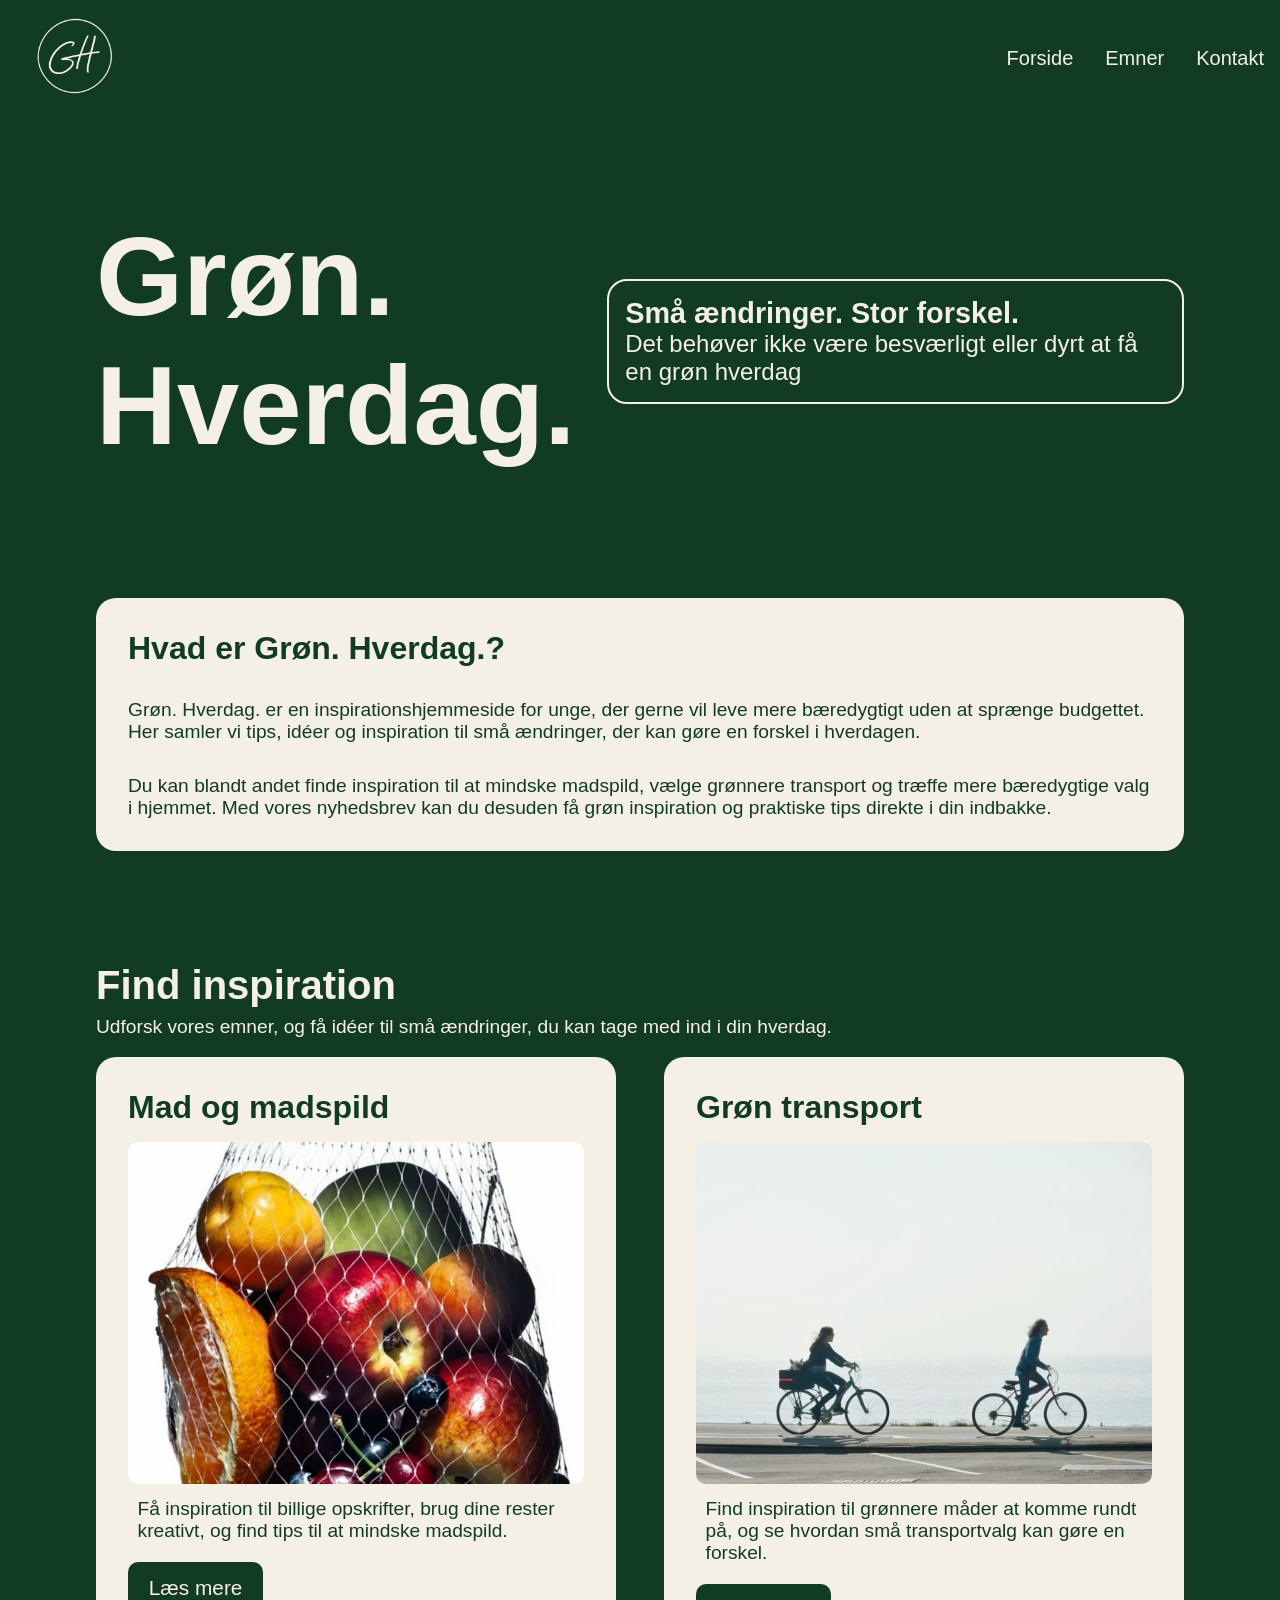
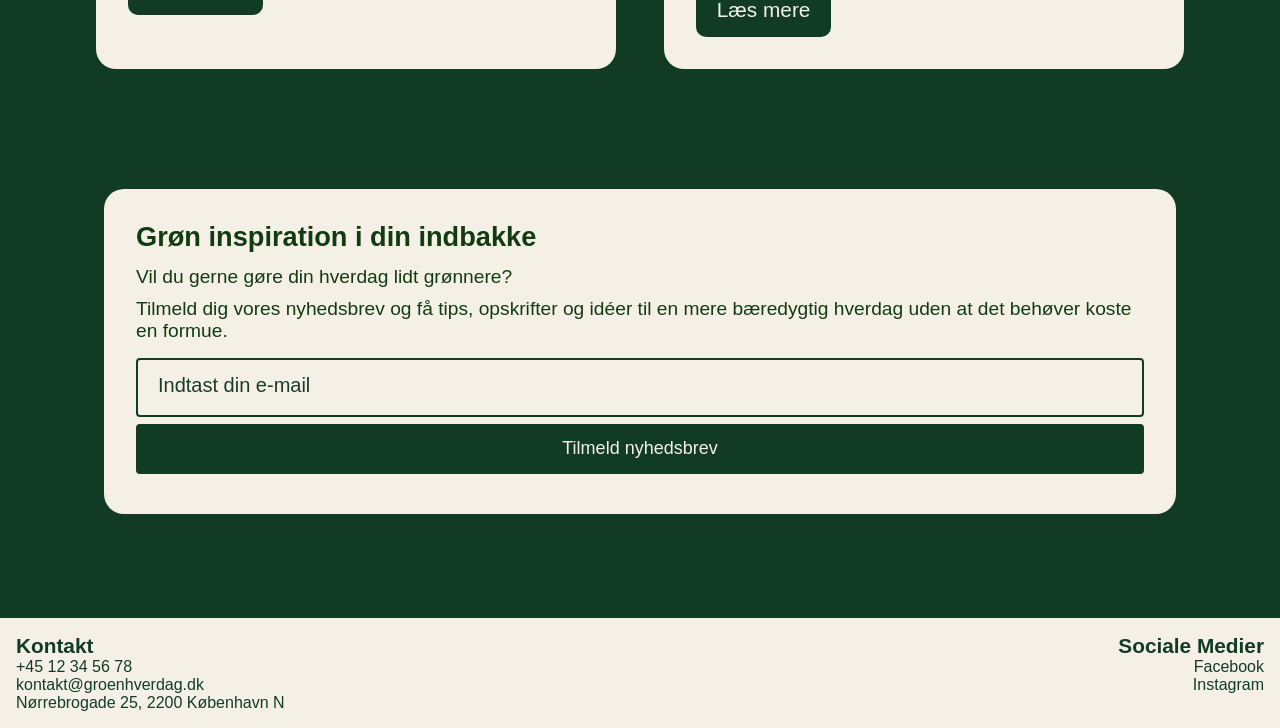
<file: index.html>
<!DOCTYPE html>
<html lang="da">
<head>
    <meta charset="UTF-8">
    <meta name="viewport" content="width=device-width, initial-scale=1.0">
    <title>Forside</title>
    <link rel="stylesheet" href="css/style.css">
</head>
<body>
    <header>
         <a href="index.html"><img src="img/logo.img.png" alt="Grøn. Hverdag. logo"></a>
        <nav>
            <ul>
                <li><a href="index.html">Forside</a></li>
                <li><a href="mad-og-madspild.html">Emner</a></li>
                <li><a href="kontakt.html">Kontakt</a></li>
            </ul>
        </nav>
    </header>

    <main>
        <section class="hero">
            <h1>Grøn. <br> Hverdag.</h1> <!-- br at for at lave linjeskift-->
                <div class="hero-box">
                    <h2>Små ændringer. Stor forskel.</h2>
                    <p>
                        Det behøver ikke være besværligt eller dyrt at få en grøn hverdag
                    </p>
                </div>

        </section>

        <section class="groen-hverdag">
            <h2>Hvad er Grøn. Hverdag.?</h2>
                <p>Grøn. Hverdag. er en inspirationshjemmeside for unge, der gerne vil leve mere bæredygtigt uden at sprænge budgettet. Her samler vi tips, idéer og inspiration til små ændringer, der kan gøre en forskel i hverdagen. </p> 
                <p>Du kan blandt andet finde inspiration til at mindske madspild, vælge grønnere transport og træffe mere bæredygtige valg i hjemmet. Med vores nyhedsbrev kan du desuden få grøn inspiration og praktiske tips direkte i din indbakke.</p>
            
        </section>

        <section class="inspiration">
            <h2>Find inspiration</h2>
            <p>Udforsk vores emner, og få idéer til små ændringer, du kan tage med ind i din hverdag.</p>

                <div class="inspiration-cards">
                    
                    <div class="inspiration-card-mad">
                    <h3>Mad og madspild</h3>
                    <img src="img/madspild.jpg" alt="Friske frugter i et net">
                    <p>Få inspiration til billige opskrifter, brug dine rester kreativt, og find tips til at mindske madspild.</p>
                    <a href="mad-og-madspild.html">Læs mere</a>
                    </div>

                    <div class="inspiration-card-transport">
                    <h3>Grøn transport</h3>
                    <img src="img/groen-transport.jpg" alt="To mennesker som cykler ved vandet på en cykelsti">
                    <p>Find inspiration til grønnere måder at komme rundt på, og se hvordan små transportvalg kan gøre en forskel.</p>
                    <a href="#">Læs mere</a>
                    </div>

                </div>
        </section>

        <section class="nyhedsbrev">
            <h2>Grøn inspiration i din indbakke</h2>
                <p>Vil du gerne gøre din hverdag lidt grønnere?</p> 
               <p>Tilmeld dig vores nyhedsbrev og få tips, opskrifter og idéer til en mere bæredygtig hverdag uden at det behøver koste en formue.</p>
                
                <form>
                    <label for="mail" class="visually-hidden">Din e-mail</label> <!--For at den stadig er brugervenlig til skærmlæsning-->
                    <input id="mail" type="email" required placeholder="Indtast din e-mail">
                    <input type="submit" name="submit" value="Tilmeld nyhedsbrev">
                </form>
        </section>
    </main>

    <footer>
        <section class="kontakt">
             <h2>Kontakt</h2>
            <a href="tel:+4512345678">+45 12 34 56 78</a>
            <a href="mailto:kontakt@groenhverdag.dk">kontakt@groenhverdag.dk</a>
            <p>Nørrebrogade 25, 2200 København N</p>
        </section>
           
        <section class="sociale-medier">
            <h2>Sociale Medier</h2>
            <a href="#">Facebook</a>
            <a href="#">Instagram</a>
        </section>
    </footer>
</body>
</html>
</file>
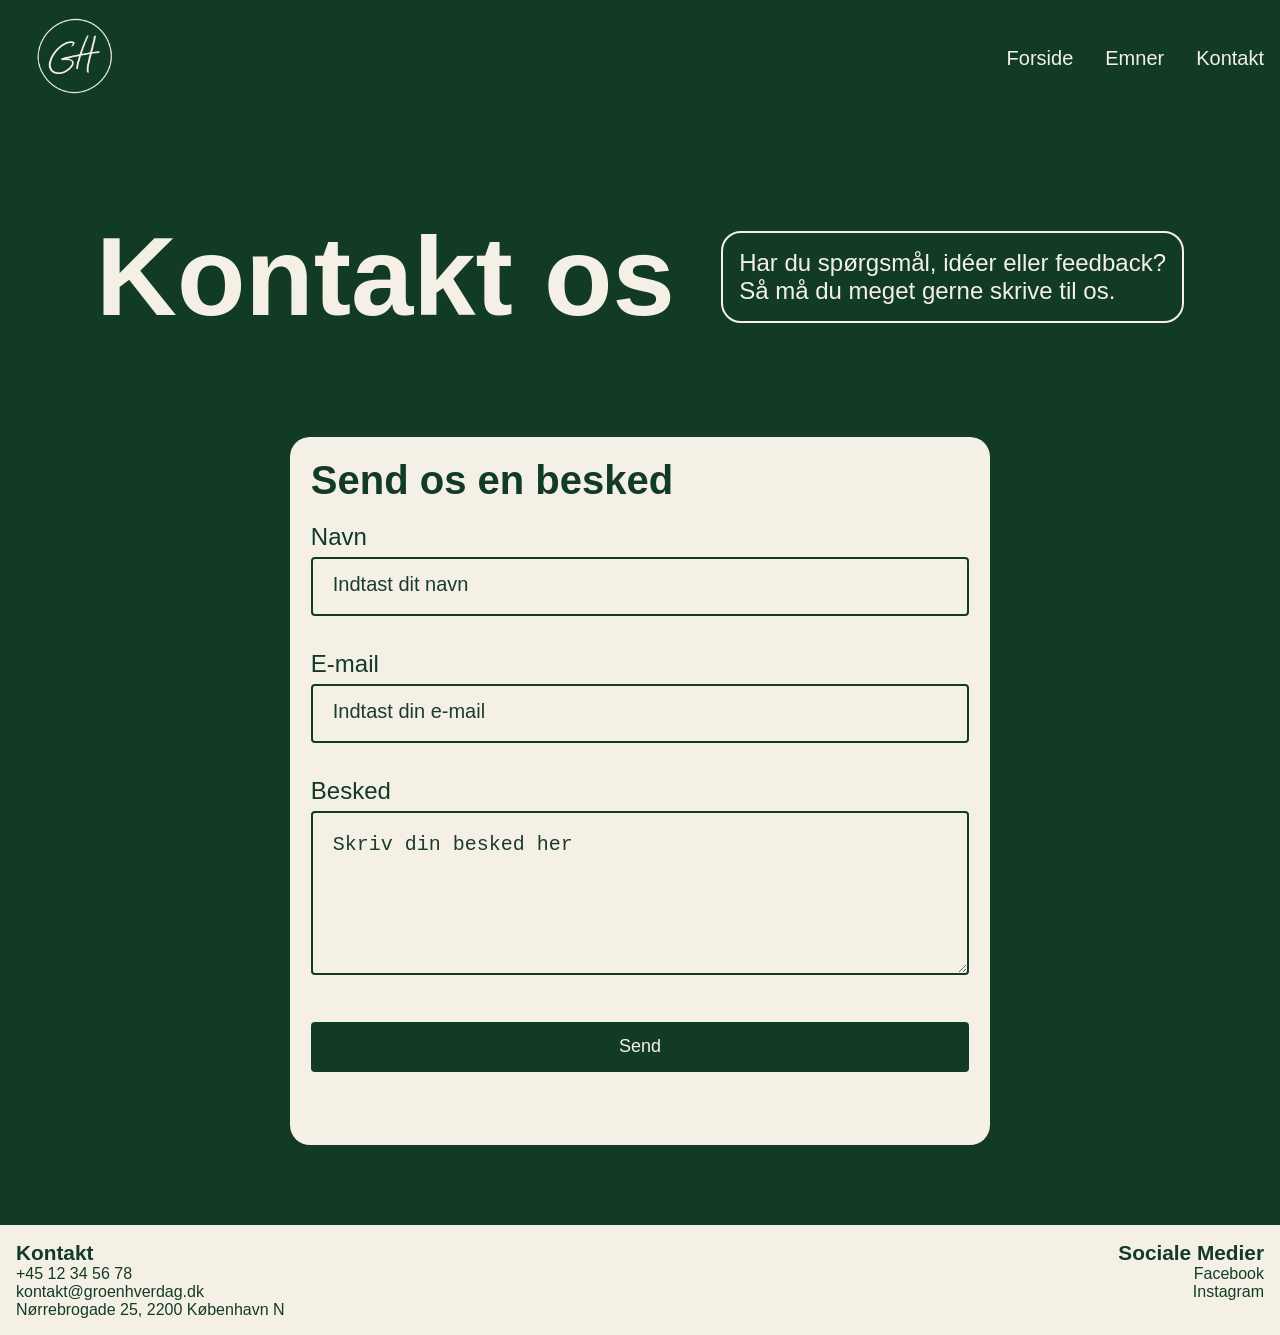
<file: kontakt.html>
<!DOCTYPE html>
<html lang="da">
<head>
    <meta charset="UTF-8">
    <meta name="viewport" content="width=device-width, initial-scale=1.0">
    <title>Kontakt</title>
    <link rel="stylesheet" href="css/style.css">
</head>
<body>
    <header>
         <a href="index.html"><img src="img/logo.img.png" alt="Grøn. Hverdag. logo"></a>
        <nav>
            <ul>
                <li><a href="index.html">Forside</a></li>
                <li><a href="mad-og-madspild.html">Emner</a></li>
                <li><a href="kontakt.html">Kontakt</a></li>
            </ul>
        </nav>
    </header>

    <main>
        <section class="hero">
        <h1>Kontakt os</h1>
            <div class="hero-box">
                <p>Har du spørgsmål, idéer eller feedback?<br>Så må du meget gerne skrive til os.</p>
            </div>
        </section>
    

        <section class="kontakt-form">
            <h2>Send os en besked</h2>
            <form>
                <label for="navn">Navn</label> 
			    <input id="navn" 
                    type="text" 
                    required 
                    placeholder="Indtast dit navn">

                <label for="mail">E-mail</label>
			    <input id="mail" 
                    type="email" 
                    required 
                    placeholder="Indtast din e-mail">

                <label for="besked">Besked</label>
			    <textarea name="besked" 
                    id="besked" 
                    required 
                    placeholder="Skriv din besked her"
                    rows="8" 
                    cols="60"></textarea> 

                <input type="submit" name="submit" value="Send">
            </form>
        </section>
    </main>

     <footer>
        <section class="kontakt">
             <h2>Kontakt</h2>
            <a href="tel:+4512345678">+45 12 34 56 78</a>
            <a href="mailto:kontakt@groenhverdag.dk">kontakt@groenhverdag.dk</a>
            <p>Nørrebrogade 25, 2200 København N</p>
        </section>
           
        <section class="sociale-medier">
            <h2>Sociale Medier</h2>
            <a href="#">Facebook</a>
            <a href="#">Instagram</a>
        </section>
    </footer>
</body>
</html>
</file>
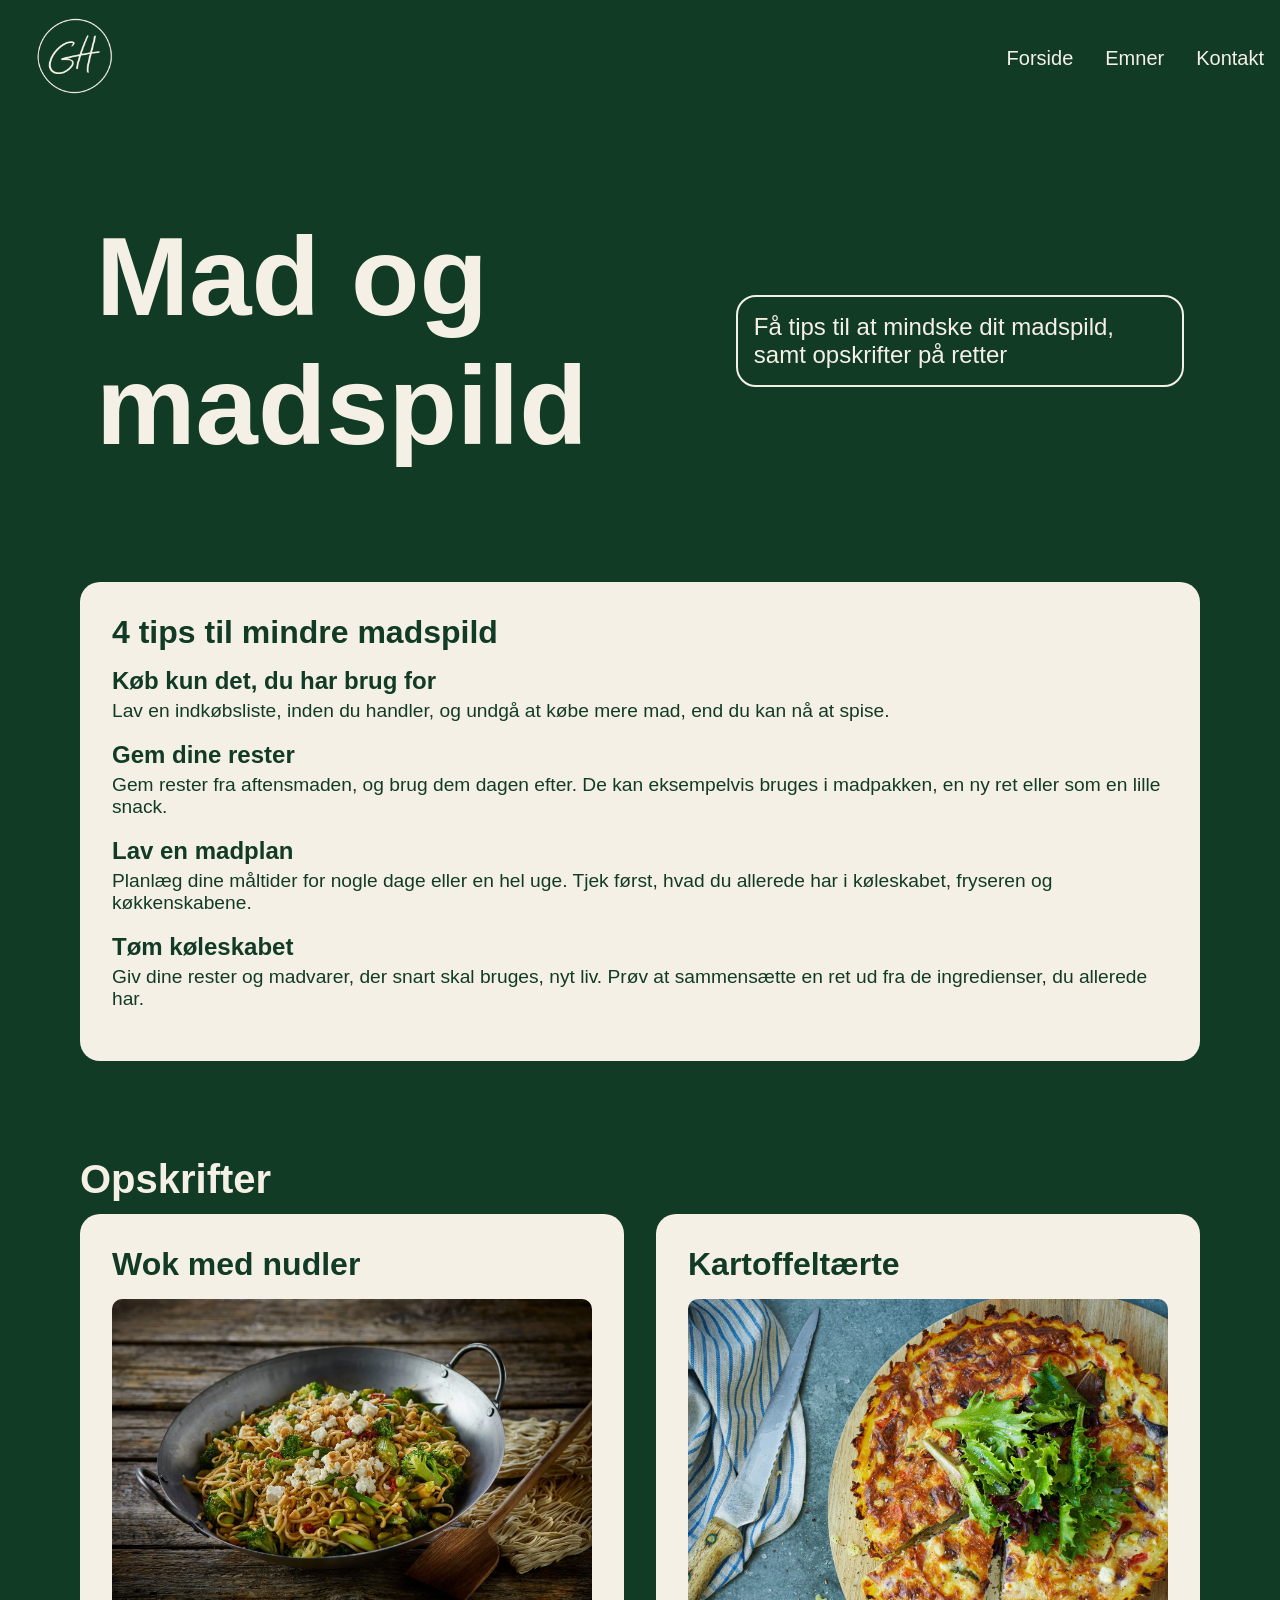
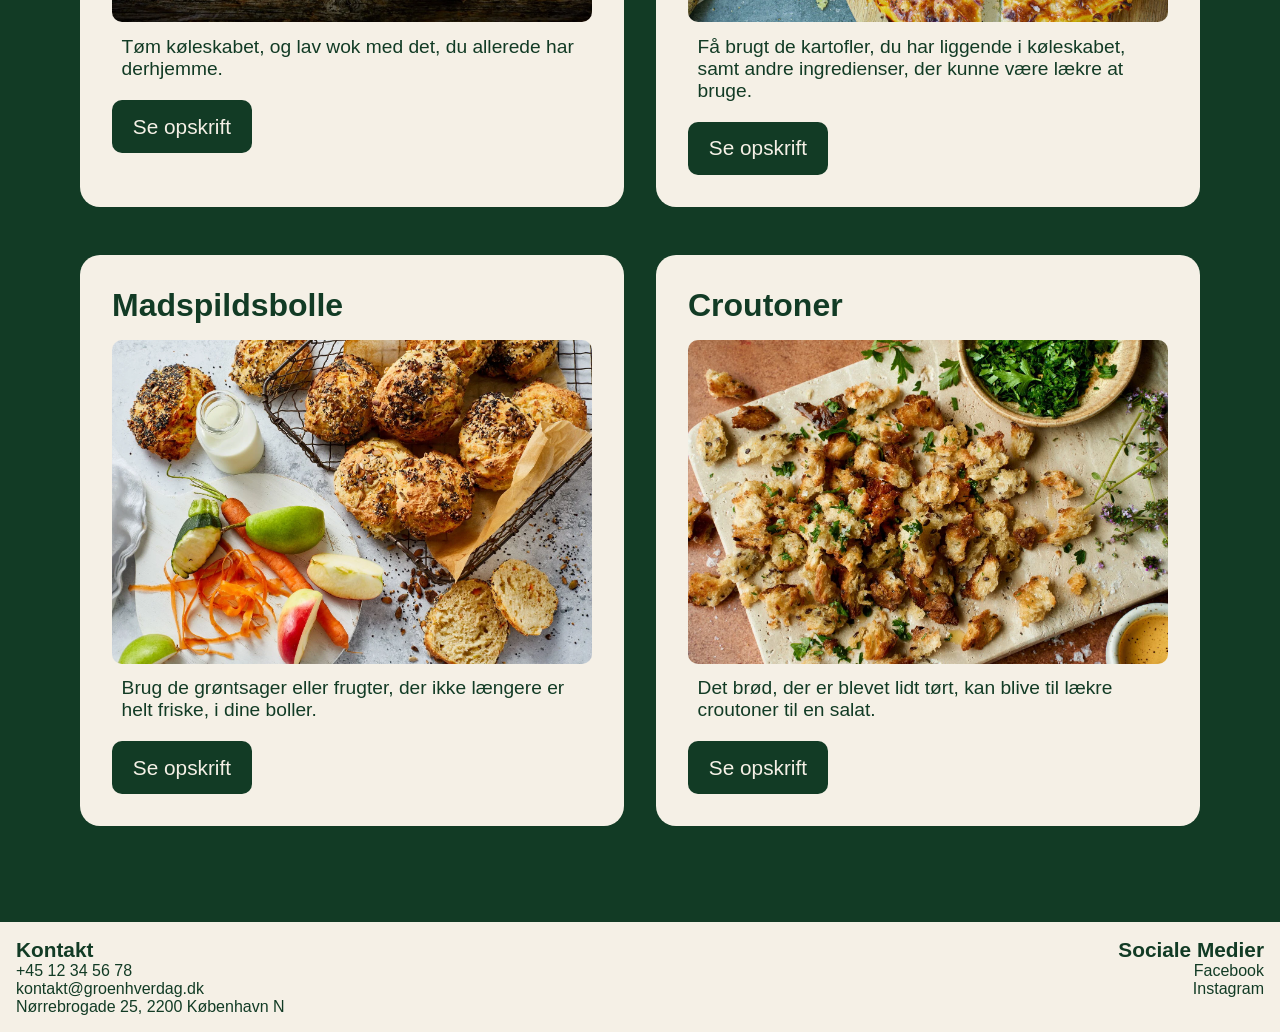
<file: mad-og-madspild.html>
<!DOCTYPE html>
<html lang="da">
<head>
    <meta charset="UTF-8">
    <meta name="viewport" content="width=device-width, initial-scale=1.0">
    <title>Mad og madspild</title>
    <link rel="stylesheet" href="css/style.css">
</head>
<body>
     <header>
         <a href="index.html"><img src="img/logo.img.png" alt="Grøn. Hverdag. logo"></a>
        <nav>
            <ul>
                <li><a href="index.html">Forside</a></li>
                <li><a href="mad-og-madspild.html">Emner</a></li>
                <li><a href="kontakt.html">Kontakt</a></li>
            </ul>
        </nav>
    </header>

    <main>
        <section class="hero">
            <h1>Mad og madspild</h1>
                <div class="hero-box">
                    <p>Få tips til at mindske dit madspild, samt opskrifter på retter</p>
                </div>
        </section>

        <section class="tips-box">
            <h2>4 tips til mindre madspild</h2>

            <h3>Køb kun det, du har brug for</h3>
            <p>Lav en indkøbsliste, inden du handler, og undgå at købe mere mad, end du kan nå at spise.</p>

            <h3>Gem dine rester</h3>
            <p>Gem rester fra aftensmaden, og brug dem dagen efter. De kan eksempelvis bruges i madpakken, en ny ret eller som en lille snack.</p>

            <h3>Lav en madplan</h3>
            <p>Planlæg dine måltider for nogle dage eller en hel uge. Tjek først, hvad du allerede har i køleskabet, fryseren og køkkenskabene.</p>

            <h3>Tøm køleskabet</h3>
            <p>Giv dine rester og madvarer, der snart skal bruges, nyt liv. Prøv at sammensætte en ret ud fra de ingredienser, du allerede har.</p>

        </section>
   

        <section class="opskrifter">
            <h2>Opskrifter</h2>
       
            <div class="opskrifter-cards">
                <div class="opskrifter-cards-1">
                    <h3>Wok med nudler</h3>
                    <img src="img/wok-med-nudler.jpg.webp" alt="Wokret med nudler">
                    <p>Tøm køleskabet, og lav wok med det, du allerede har derhjemme.</p>
                    <a href="#">Se opskrift</a>
                </div>

                <div class="opskrifter-cards-2">
                    <h3>Kartoffeltærte</h3>
                    <img src="img/kartoffeltarte.jpg.webp" alt="Kartoffeltærte">
                    <p>Få brugt de kartofler, du har liggende i køleskabet, samt andre ingredienser, der kunne være lækre at bruge.</p>
                    <a href="#">Se opskrift</a>
                </div>

                <div class="opskrifter-cards-3">
                    <h3>Madspildsbolle</h3>
                    <img src="img/madspildsbolle.jpg.webp" alt="Madspildsbolle">
                    <p>Brug de grøntsager eller frugter, der ikke længere er helt friske, i dine boller.</p>
                    <a href="#">Se opskrift</a>
                </div>

                <div class="opskrifter-cards-4">
                    <h3>Croutoner</h3>
                    <img src="img/croutoner.jpg.webp" alt="Croutoner">
                    <p>Det brød, der er blevet lidt tørt, kan blive til lækre croutoner til en salat.</p>
                    <a href="#">Se opskrift</a>
                </div>
            </div>
        </section>
     </main>

    <footer>
        <section class="kontakt">
             <h2>Kontakt</h2>
            <a href="tel:+4512345678">+45 12 34 56 78</a>
            <a href="mailto:kontakt@groenhverdag.dk">kontakt@groenhverdag.dk</a>
            <p>Nørrebrogade 25, 2200 København N</p>
        </section>
           
        <section class="sociale-medier">
            <h2>Sociale Medier</h2>
            <a href="#">Facebook</a>
            <a href="#">Instagram</a>
        </section>
    </footer>
</body>
</html>
</file>
<file: css/style.css>
* {
    margin: 0;
    box-sizing: border-box; 
}

/*Generelt*/
body {
    font-family: Arial, Helvetica, sans-serif;
    background-color: #123B25;
}


/*Bileder*/
img {
    max-width: 100%; /*billeder kan aldrig blive større end dens dimensioner*/
    height: auto; /*Bevarer billedernes proportioner.*/
}


/*header*/
header {
    display: flex;
    flex-direction: row; /*placerer logo og navigation under hinanden.*/
    justify-content: space-between;
    align-items: center;
    padding: 1em;
}

header img { 
    width: 120px; 
}

nav ul {
    display: flex;
    justify-content: center;
    gap: 2em;
    list-style: none;
}

nav a {
    text-decoration: none;
    color: #F5F0E6; 
    font-size: 20px;
}

a:hover {
    text-decoration: underline;
    color: #F5F0E6; 
}


/*Footer*/
footer{
    background-color: #F5F0E6;
    padding: 1em;
    display: flex;
    flex-direction: column;
    gap: 2em;
    text-align: center;
}

footer h2{
    background-color: #F5F0E6;
    color: #123B25;
    font-size: 1.3em;
}

footer p {
    background-color: #F5F0E6;
    color: #123B25;
}

footer a {
    background-color: #F5F0E6;
    color: #123B25;
    display: block;
    text-decoration: none;
}

footer a:hover{
    text-decoration: underline;
    color: #123B25;
}
    

/*Hero på allesider*/
.hero {
    display: flex;
    flex-direction: column; /*placerer elementerne under hinanden.*/
    align-items: flex-start; /*starter fra ve*/
    padding: 1em;
    color: #F5F0E6;
}

.hero h1 {
    font-size: 5em;
    padding: 1rem;
}

.hero-box{
    margin: 1rem;
    padding: 1rem;
    border: #F5F0E6 solid 2px;
    border-radius: 20px;
}

.hero-box h2{
    font-size: 1.5em;
}

.hero p {
    font-size: 1.2em;
}


/*FORSIDE*/
/*Hvad er Grøn.Hverdag.? afsnit*/
.groen-hverdag {
    background-color: #F5F0E6;
    border-radius: 20px;
    padding: 1rem;
    margin: 2rem;
}

.groen-hverdag h2 {
    background-color: #F5F0E6; 
    color: #123B25;
    font-size: 2em;
    padding: 1rem;
}

.groen-hverdag p {
    background-color: #F5F0E6; 
    color: #123B25;
    font-size: 1.2em;
    padding: 1rem;
}


/*Find inspiration afsnit*/
.inspiration{
    margin: 1rem;
    padding: 1rem;
}

.inspiration h2 {
    color: #F5F0E6;
    font-size: 2.5em;
    margin-bottom: 0.5rem;
}

.inspiration p {
    color: #F5F0E6;
    font-size: 1.2em;
    margin-bottom: 1em;
}

.inspiration a {
    display: inline-block;
    background-color: #123B25;
    color: #F5F0E6;
    text-decoration: none;
    padding: 0.7em 1em;
    border-radius: 10px;
    margin-top: 0.5em;
    font-size: 1.3em;
}

.inspiration a:hover {
    text-decoration: underline;
    color: #F5F0E6;
}

.inspiration-cards {
    display: flex;
    flex-direction: column;
    gap: 2em;
    
}

.inspiration-cards img{
    border-radius: 10px;
}

.inspiration-cards h3 {
    color: #123B25;
    background-color: #F5F0E6;
    font-size: 2em;
    margin-bottom: 0.5em;
}

.inspiration-cards p {
    color: #123B25;
    background-color: #F5F0E6;
    font-size: 1.2em;
    margin: 0.5em;
} 

.inspiration-card-mad, .inspiration-card-transport {
    background-color: #F5F0E6;
    padding: 2em;
    border-radius: 20px;
}


/*Nyhedsbrev tilmelding*/
.nyhedsbrev {
    background-color: #F5F0E6;
    color: #123B25;
    margin: 2rem;
    padding: 2rem;
    border-radius: 20px;
}

.nyhedsbrev h2 {
    background-color: #F5F0E6;
    color: #123b12;
    font-size: 1.7em;
    margin-bottom: 0.5em;
}

.nyhedsbrev form{
    background-color: #F5F0E6;
    margin-bottom: 0.5em;
}

.nyhedsbrev p {
    background-color: #F5F0E6;
    color: #123b12;
    font-size: 1.2em;
    margin-bottom: 0.5em;
}

.nyhedsbrev input[type=email] {
    background-color: #F5F0E6;
    width: 100%;
    padding: 1.5em;
    border: 2px solid #123B25;
    border-radius: 4px;
    margin-top: 0.5em;
    margin-bottom: 0.5em;
}

.nyhedsbrev input[type=submit] {
    background-color: #123B25;
    color: #F5F0E6;
    padding: 0.8em 1.5em;
    border: none;
    border-radius: 4px;
    width:100%;
    font-size: 18px;
    cursor: pointer; /*viser en hånd, når musen holdes over knappen.*/
}


.visually-hidden{ /*Gør der usynligt på hjemmesiden*/
    border: 0;
	clip: rect(0 0 0 0);
	height: 1px;
	margin: -1px;
	overflow: hidden;
	padding: 0;
	position: absolute;
	width: 1px;
}



/*Mad og madspild*/
.tips-box {
    background-color: #F5F0E6;
    border-radius: 20px;
    padding: 2rem;
    margin: 2rem;
}

.tips-box h2{
    background-color: #F5F0E6; 
    color: #123B25;
    font-size: 2em;
    margin-bottom: 0.5em;
}

.tips-box h3 {
    background-color: #F5F0E6; 
    color: #123B25;
    font-size: 1.5em;
    margin-bottom: 0.3rem;
}

.tips-box p {
    background-color: #F5F0E6; 
    color: #123B25;
    font-size: 1.2em;
    margin-bottom: 1em;
}

/*Opskifter afsnit*/
.opskrifter{
    margin: 1rem;
    padding: 1rem;
}

.opskrifter h2 {
    color: #F5F0E6;
    font-size: 2.5em;
    margin-bottom: 0.3em;
}

.opskrifter-cards {
    display: flex;
    flex-direction: column;
    gap: 2em;
}

.opskrifter-cards-1, .opskrifter-cards-2, .opskrifter-cards-3, .opskrifter-cards-4 {
    background-color: #F5F0E6;
    padding: 2em;
    border-radius: 20px;
    margin-bottom: 1em;
}

.opskrifter-cards img{
    border-radius: 10px;
}

.opskrifter-cards h3 {
    color: #123B25;
    background-color: #F5F0E6;
    font-size: 2em;
    margin-bottom: 0.5em;
}

.opskrifter-cards p {
    color: #123B25;
    background-color: #F5F0E6;
    font-size: 1.2em;
    margin: 0.5em ;
} 

.opskrifter a {
    display: inline-block;
    background-color: #123B25;
    color: #F5F0E6;
    text-decoration: none;
    padding: 0.7em 1em;
    border-radius: 10px;
    margin-top: 0.5em;
    font-size: 1.3em;
}

.opskrifter a:hover {
    text-decoration: underline;
    color: #F5F0E6;
}



/*Kontakt-siden*/
.kontakt-form{
    background-color: #F5F0E6;
    color: #123B25;
    padding: 1.3em;
    margin: 2em;
    border-radius: 20px;
    margin-bottom: 5em;
}

.kontakt-form input, .kontakt-form textarea {
    background-color: #F5F0E6;
    width: 100%;
    padding: 1.5em;
    border: 2px solid #123B25;
    border-radius: 4px;
    margin-top: 0.5em;
    margin-bottom: 2.5em;
}

.kontakt-form h2 {
    background-color: #F5F0E6;
    color: #123B25;
    margin-bottom: 0.5em;
    font-size: 2.5em;
}

.kontakt-form form{
    background-color: #F5F0E6;
    color: #123B25;
    margin-bottom: 0.5em;
}

.kontakt-form label {
    background-color: #F5F0E6;
    color: #123B25;
    font-size: 1.5em;
    margin-bottom: 2em;
}

.kontakt-form input[type=submit] {
    background-color: #123B25;
    color: #F5F0E6;
    padding: 0.8em 1.5em;
    border: none;
    border-radius: 4px;
    width:100%;
    font-size: 18px;
    cursor: pointer;
}

::placeholder {
    color: #1b3c2a;
    font-size: 1.5em;
}

input[type=submit]:hover {
  background-color: #2D6843;
  transition: 0.5s;
}



/*Desktop-version*/
@media screen and (min-width:769px) {
   /*Footer*/
   footer{
        flex-direction: row;
        justify-content: space-between;
        align-items: start;
        background-color: #F5F0E6;
   }

   .kontakt{
        text-align: left;
   }

   .sociale-medier{
        text-align: right;
   }


    /*Forside*/
    .hero {
        flex-direction: row;
        justify-content: space-between;
        align-items: center;
        margin: 4em;
    }

    .hero h1 {
        font-size: 7em;
    }

    .hero-box h2{
        font-size: 1.8em;
    }

    .hero p {
        font-size: 1.5em;
    }

    .groen-hverdag{
        margin: 6em;
    }

    .inspiration {
        margin: 5em;
    }

    .inspiration-cards {
        flex-direction: row;
        gap: 3em;
    }

    .nyhedsbrev {
        margin: 6.5em;
    }

    
    /*mad og madspildssiden*/
    .tips-box {
        margin: 5em;
    }

    .opskrifter {
        margin: 4em;
    }

    .opskrifter-cards {
        display: grid;
        grid-template-columns: 1fr 1fr;
        gap: 2em;
    }


    /*Kontaktsiden*/
    .kontakt-form {
        max-width: 700px;
        margin: 0 auto;
        margin-bottom: 5em;
    }
}
</file>
